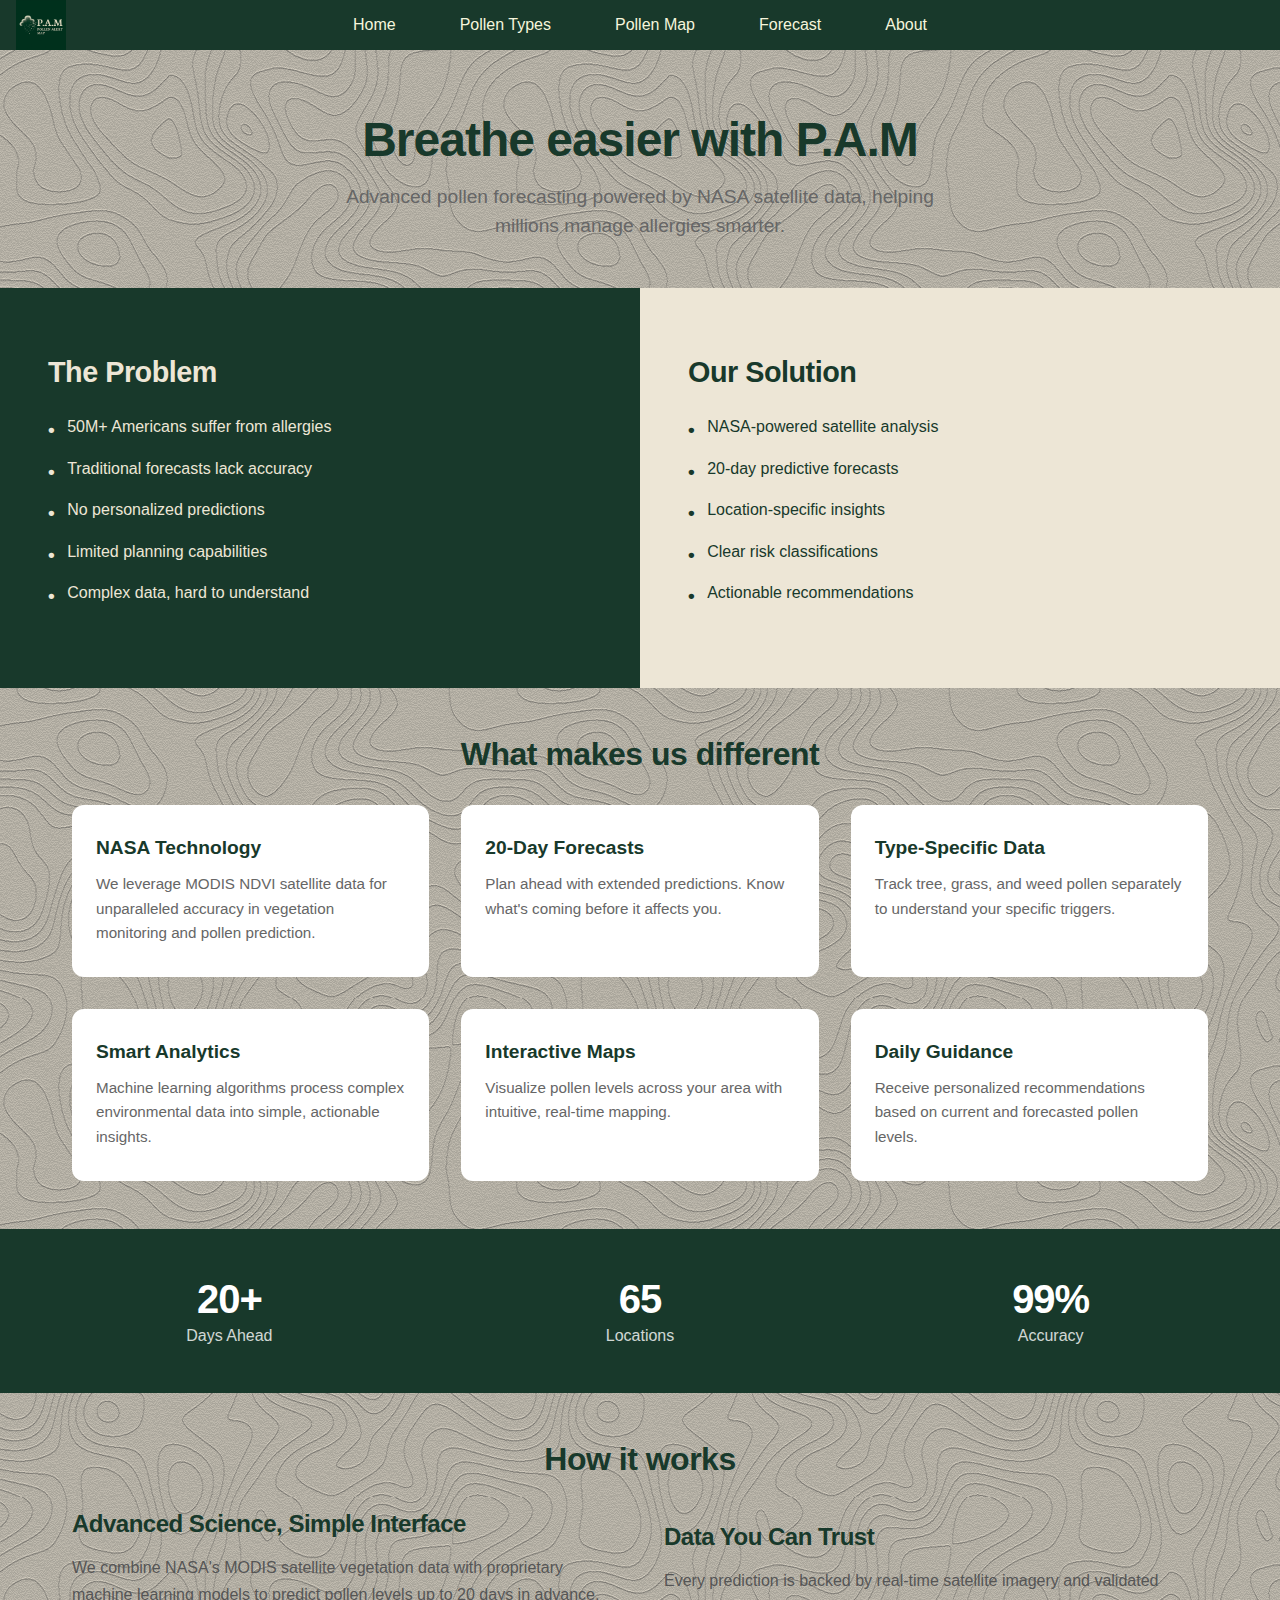
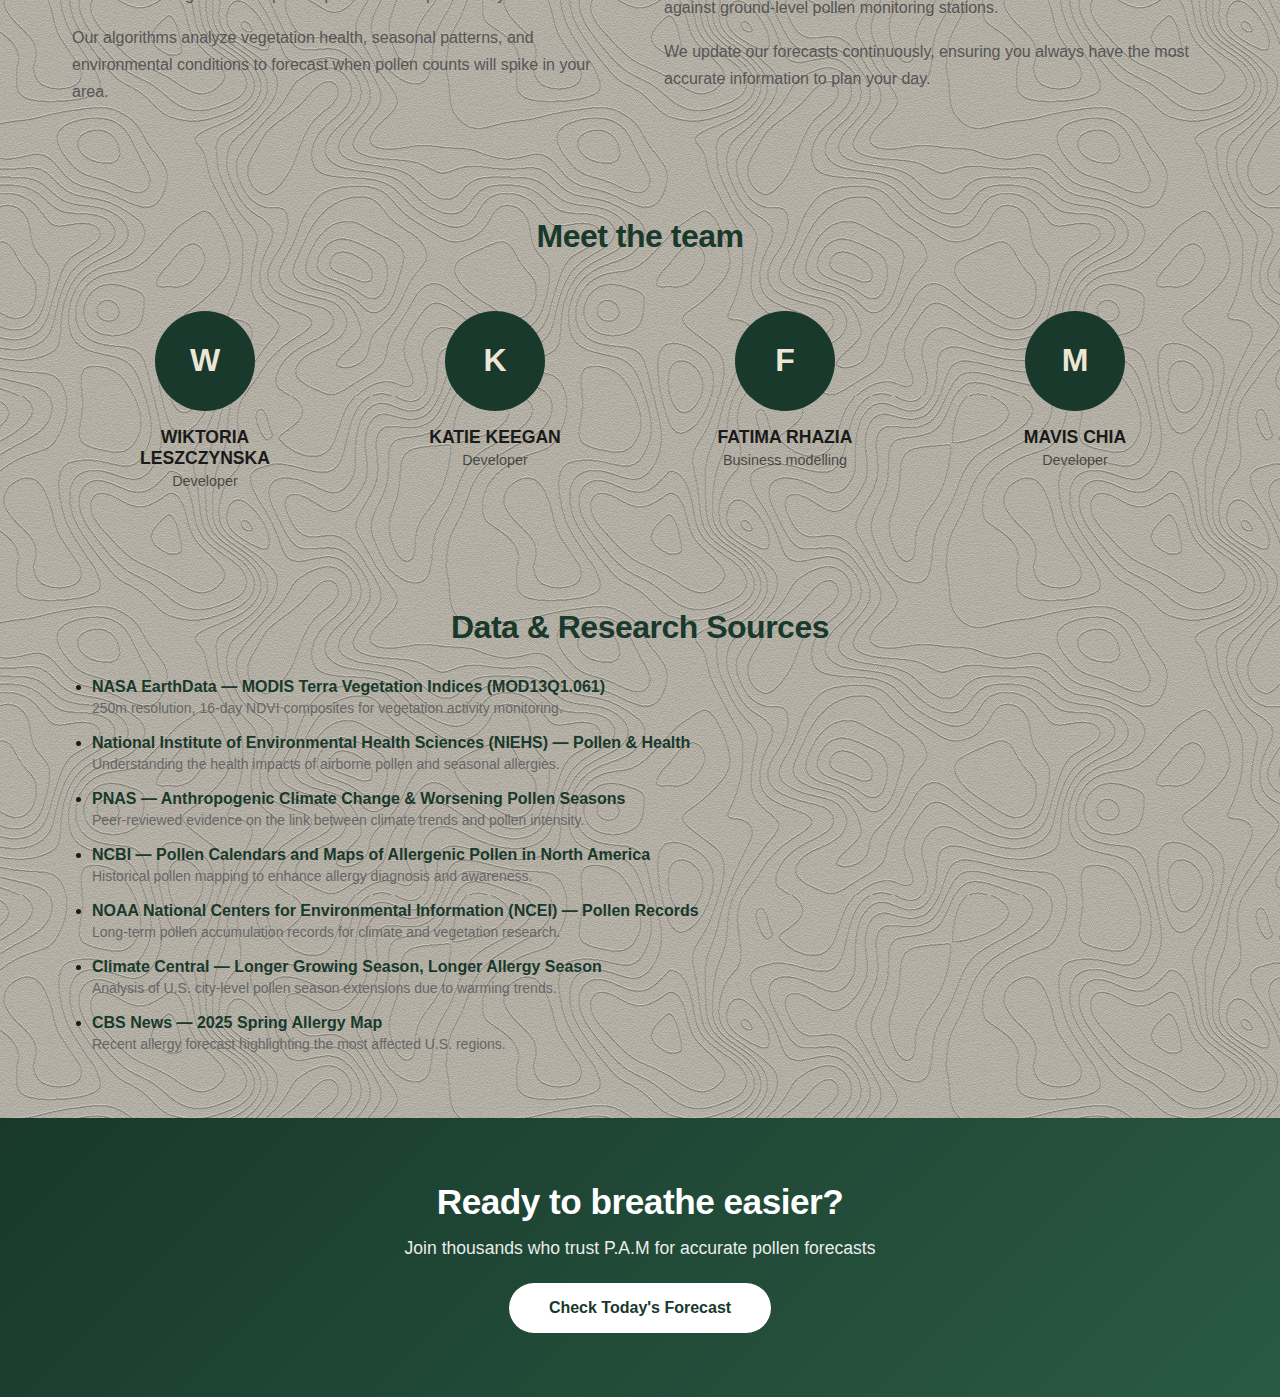
<file: html/about.html>
<!DOCTYPE html>
<html>

<head>
  <title>PAM - About</title>
  <link href="https://fonts.googleapis.com/css2?family=Inter:wght@300;400;500;600;700&display=swap" rel="stylesheet">
  <style>
    * {
      margin: 0;
      padding: 0;
      box-sizing: border-box;
    }

    body {
      font-family: 'Roboto', sans-serif;
      background-color: #EDE6D6;
      color: #1a1a1a;
      /* line-height: 1.6;
      overflow-x: hidden; */
      min-height: 100vh;
      background-image: url('../assets/cartographer (1).png');
      /* padding: 20px; */
    }

    nav {
      width: auto;
      background: #18392B;
      padding: 1rem 0;
      position: relative;
    }

    .logo {
     position: absolute;
     left: 1rem;
     top: 50%;
     transform: translateY(-50%);
     height: 50px;
     width: auto;
 }

    nav ul {
      list-style: none;
      margin: 0;
      padding: 0;
      display: flex;
      justify-content: center;
      gap: 2rem;
    }

    nav a {
      color: #F5F5DC;
      text-decoration: none;
      padding: 0.5rem 1rem;
      /* transition: background 0.3s ease; */
    }

    nav a:hover {
      background: #7A8471;
    }

    .hero {
      padding: 4rem 2rem 3rem;
      text-align: center;
      max-width: 900px;
      margin: 0 auto;
    }

    .hero h1 {
      font-size: 3rem;
      font-weight: 700;
      color: #18392B;
      margin-bottom: 1rem;
      letter-spacing: -1px;
      line-height: 1.1;
    }

    .hero p {
      font-size: 1.2rem;
      color: #666;
      font-weight: 400;
      max-width: 650px;
      margin: 0 auto;
      line-height: 1.5;
    }

    .section {
      padding: 3rem 2rem;
      max-width: 1200px;
      margin: 0 auto;
    }

    .section-small {
      padding: 2rem 2rem;
    }

    .section-title {
      font-size: 2rem;
      font-weight: 700;
      color: #18392B;
      margin-bottom: 2rem;
      letter-spacing: -0.5px;
    }

    .center {
      text-align: center;
    }

    .two-col {
      display: grid;
      grid-template-columns: 1fr 1fr;
      gap: 3rem;
      align-items: center;
    }

    .text-content h3 {
      font-size: 1.5rem;
      font-weight: 600;
      color: #18392B;
      margin-bottom: 1rem;
      letter-spacing: -0.5px;
    }

    .text-content p {
      font-size: 1rem;
      color: #555;
      margin-bottom: 1rem;
      line-height: 1.7;
    }

    .feature-grid {
      display: grid;
      grid-template-columns: repeat(auto-fit, minmax(280px, 1fr));
      gap: 2rem;
      margin-top: 2rem;
    }

    .feature-card {
      background: white;
      padding: 2rem 1.5rem;
      border-radius: 12px;
      transition: transform 0.3s ease, box-shadow 0.3s ease;
    }

    .feature-card:hover {
      transform: translateY(-5px);
      box-shadow: 0 10px 25px rgba(0, 0, 0, 0.08);
    }

    .feature-icon {
      width: 50px;
      height: 50px;
      background: #18392B;
      border-radius: 8px;
      display: flex;
      align-items: center;
      justify-content: center;
      margin-bottom: 1rem;
      color: #EDE6D6;
      font-weight: 700;
      font-size: 1.2rem;
    }

    .feature-card h4 {
      font-size: 1.2rem;
      font-weight: 600;
      color: #18392B;
      margin-bottom: 0.8rem;
    }

    .feature-card p {
      color: #666;
      font-size: 0.95rem;
      line-height: 1.6;
    }

    .stats-section {
      background: #18392B;
      padding: 3rem 2rem;
      text-align: center;
    }

    .stats-grid {
      display: grid;
      grid-template-columns: repeat(auto-fit, minmax(180px, 1fr));
      gap: 2rem;
      max-width: 1200px;
      margin: 0 auto;
    }

    .stat {
      color: white;
    }

    .stat-number {
      font-size: 2.5rem;
      font-weight: 700;
      display: block;
      margin-bottom: 0.3rem;
      letter-spacing: -1px;
    }

    .stat-label {
      font-size: 1rem;
      opacity: 0.8;
      font-weight: 400;
    }

    .dark-section {
      background: #18392B;
      color: #EDE6D6;
      padding: 3rem 2rem;
    }

    .dark-section .section-title {
      color: #EDE6D6;
    }

    .dark-section p {
      color: rgba(237, 230, 214, 0.8);
    }

    .team-grid {
      display: grid;
      grid-template-columns: repeat(auto-fit, minmax(220px, 1fr));
      gap: 1.5rem;
      margin-top: 2rem;
    }

    .team-member {
      text-align: center;
      padding: 1.5rem;
    }

    .team-avatar {
      width: 100px;
      height: 100px;
      border-radius: 50%;
      background: #18392B;
      margin: 0 auto 1rem;
      display: flex;
      align-items: center;
      justify-content: center;
      font-size: 2rem;
      color: #EDE6D6;
      font-weight: 600;
    }

    .team-member h4 {
      font-size: 1.1rem;
      font-weight: 600;
      margin-bottom: 0.3rem;
    }

    .team-member p {
      font-size: 0.9rem;
      opacity: 0.7;
    }

    .cta-section {
      padding: 4rem 2rem;
      text-align: center;
      background: linear-gradient(135deg, #18392B 0%, #2a5a43 100%);
      color: white;
    }

    .cta-section h2 {
      font-size: 2.2rem;
      font-weight: 700;
      margin-bottom: 1rem;
      letter-spacing: -0.5px;
    }

    .cta-section p {
      font-size: 1.1rem;
      margin-bottom: 1.5rem;
      opacity: 0.9;
    }

    .cta-button {
      display: inline-block;
      background: white;
      color: #18392B;
      padding: 1rem 2.5rem;
      border-radius: 50px;
      text-decoration: none;
      font-weight: 600;
      font-size: 1rem;
      transition: transform 0.3s ease, box-shadow 0.3s ease;
    }

    .cta-button:hover {
      transform: scale(1.05);
      box-shadow: 0 10px 30px rgba(255, 255, 255, 0.3);
    }

    .timeline {
      max-width: 800px;
      margin: 2rem auto 0;
    }

    .timeline-item {
      display: flex;
      gap: 2rem;
      margin-bottom: 2rem;
      padding-left: 2rem;
      border-left: 2px solid rgba(237, 230, 214, 0.3);
      position: relative;
    }

    .timeline-item::before {
      content: '';
      position: absolute;
      left: -6px;
      top: 0;
      width: 10px;
      height: 10px;
      border-radius: 50%;
      background: #EDE6D6;
    }

    .timeline-date {
      font-weight: 600;
      min-width: 100px;
      color: rgba(237, 230, 214, 0.6);
      font-size: 0.9rem;
    }

    .timeline-content {
      flex: 1;
      font-size: 0.95rem;
    }

    .split-bg {
      display: grid;
      grid-template-columns: 1fr 1fr;
      min-height: 400px;
    }

    .split-content {
      padding: 3rem 3rem;
      display: flex;
      flex-direction: column;
      justify-content: center;
    }

    .split-left {
      background: #18392B;
      color: #EDE6D6;
    }

    .split-right {
      background: #EDE6D6;
      color: #18392B;
    }

    .split-content h3 {
      font-size: 1.8rem;
      font-weight: 700;
      margin-bottom: 1.5rem;
      letter-spacing: -0.5px;
    }

    .split-content ul {
      list-style: none;
      font-size: 1rem;
      line-height: 1.8;
    }

    .split-content ul li {
      padding-left: 1.2rem;
      position: relative;
      margin-bottom: 0.8rem;
    }

    .split-content ul li::before {
      content: '•';
      position: absolute;
      left: 0;
      font-weight: 700;
      font-size: 1.2rem;
    }

    .sources-list {
      list-style-type: disc;
      padding-left: 20px;
      margin-top: 20px;
    }

    .sources-list li {
      margin-bottom: 18px;
    }

    .sources-list a {
      font-weight: 600;
      color: #18392B;
      text-decoration: none;
    }

    .sources-list a:hover {
      text-decoration: underline;
      color: #18392B;
    }

    .sources-list span {
      display: block;
      font-size: 14px;
      color: #666;
      margin-top: 4px;
    }

    @media (max-width: 968px) {
      .hero h1 {
        font-size: 3rem;
      }

      .hero p {
        font-size: 1.2rem;
      }

      .section-title {
        font-size: 2.2rem;
      }

      .two-col,
      .split-bg {
        grid-template-columns: 1fr;
        gap: 3rem;
      }

      nav ul {
        gap: 1.5rem;
      }

      .feature-grid {
        grid-template-columns: 1fr;
      }

      .stats-grid {
        grid-template-columns: repeat(2, 1fr);
      }
    }

    @media (max-width: 640px) {
      .hero {
        padding: 5rem 1rem 4rem;
      }

      .hero h1 {
        font-size: 2.5rem;
      }

      .section {
        padding: 4rem 1rem;
      }

      nav ul {
        flex-wrap: wrap;
        justify-content: center;
        gap: 1rem;
      }

      .stats-grid {
        grid-template-columns: 1fr;
      }
    }
  </style>
</head>

<body>
<nav>
    <img src="../assets/pam.png" alt="PAM Logo" class="logo">
    <ul>
        <li><a href="main.html">Home</a></li>
        <li><a href="types.html">Pollen Types</a></li>
        <li><a href="index.html">Pollen Map</a></li>
        <li><a href="ndvi.html">Forecast</a></li>
        <li><a href="about.html">About</a></li>
    </ul>
</nav>

  <div class="hero">
    <h1>Breathe easier with P.A.M</h1>
    <p>Advanced pollen forecasting powered by NASA satellite data, helping millions manage allergies smarter.</p>
  </div>

  <div class="split-bg">
    <div class="split-content split-left">
      <h3>The Problem</h3>
      <ul>
        <li>50M+ Americans suffer from allergies</li>
        <li>Traditional forecasts lack accuracy</li>
        <li>No personalized predictions</li>
        <li>Limited planning capabilities</li>
        <li>Complex data, hard to understand</li>
      </ul>
    </div>
    <div class="split-content split-right">
      <h3>Our Solution</h3>
      <ul>
        <li>NASA-powered satellite analysis</li>
        <li>20-day predictive forecasts</li>
        <li>Location-specific insights</li>
        <li>Clear risk classifications</li>
        <li>Actionable recommendations</li>
      </ul>
    </div>
  </div>

  <div class="section">
    <h2 class="section-title center">What makes us different</h2>
    <div class="feature-grid">
      <div class="feature-card">

        <h4>NASA Technology</h4>
        <p>We leverage MODIS NDVI satellite data for unparalleled accuracy in vegetation monitoring and pollen
          prediction.</p>
      </div>
      <div class="feature-card">

        <h4>20-Day Forecasts</h4>
        <p>Plan ahead with extended predictions. Know what's coming before it affects you.</p>
      </div>
      <div class="feature-card">

        <h4>Type-Specific Data</h4>
        <p>Track tree, grass, and weed pollen separately to understand your specific triggers.</p>
      </div>
      <div class="feature-card">

        <h4>Smart Analytics</h4>
        <p>Machine learning algorithms process complex environmental data into simple, actionable insights.</p>
      </div>
      <div class="feature-card">

        <h4>Interactive Maps</h4>
        <p>Visualize pollen levels across your area with intuitive, real-time mapping.</p>
      </div>
      <div class="feature-card">

        <h4>Daily Guidance</h4>
        <p>Receive personalized recommendations based on current and forecasted pollen levels.</p>
      </div>
    </div>
  </div>

  <div class="stats-section">
    <div class="stats-grid">
      <div class="stat">
        <span class="stat-number">20+</span>
        <span class="stat-label">Days Ahead</span>
      </div>
      <div class="stat">
        <span class="stat-number">65</span>
        <span class="stat-label">Locations</span>
      </div>
      <div class="stat">
        <span class="stat-number">99%</span>
        <span class="stat-label">Accuracy</span>
      </div>
    </div>
  </div>

  <div class="section">
    <h2 class="section-title center">How it works</h2>
    <div class="two-col">
      <div class="text-content">
        <h3>Advanced Science, Simple Interface</h3>
        <p>We combine NASA's MODIS satellite vegetation data with proprietary machine learning models to predict pollen
          levels up to 20 days in advance.</p>
        <p>Our algorithms analyze vegetation health, seasonal patterns, and environmental conditions to forecast when
          pollen counts will spike in your area.</p>
      </div>
      <div class="text-content">
        <h3>Data You Can Trust</h3>
        <p>Every prediction is backed by real-time satellite imagery and validated against ground-level pollen
          monitoring stations.</p>
        <p>We update our forecasts continuously, ensuring you always have the most accurate information to plan your
          day.</p>
      </div>
    </div>
  </div>


  <div class="section">
    <h2 class="section-title center">Meet the team</h2>
    <div class="team-grid">
      <div class="team-member">
        <div class="team-avatar">W</div>
        <h4>WIKTORIA LESZCZYNSKA</h4>
        <p>Developer</p>
      </div>
      <div class="team-member">
        <div class="team-avatar">K</div>
        <h4>KATIE KEEGAN</h4>
        <p>Developer</p>
      </div>
      <div class="team-member">
        <div class="team-avatar">F</div>
        <h4>FATIMA RHAZIA</h4>
        <p>Business modelling</p>
      </div>
      <div class="team-member">
        <div class="team-avatar">M</div>
        <h4>MAVIS CHIA</h4>
        <p> Developer</p>
      </div>
    </div>
  </div>

  <div class="section">
    <h2 class="section-title center">Data & Research Sources</h2>

    <div class="text-content">
      <ul class="sources-list">
        <li>
          <a href="https://appeears.earthdatacloud.nasa.gov/" target="_blank">
            NASA EarthData — MODIS Terra Vegetation Indices (MOD13Q1.061)
          </a>
          <span>250m resolution, 16-day NDVI composites for vegetation activity monitoring.</span>
        </li>

        <li>
          <a href="https://www.niehs.nih.gov/health/topics/agents/pollen" target="_blank">
            National Institute of Environmental Health Sciences (NIEHS) — Pollen & Health
          </a>
          <span>Understanding the health impacts of airborne pollen and seasonal allergies.</span>
        </li>

        <li>
          <a href="https://www.pnas.org/doi/10.1073/pnas.2100008118" target="_blank">
            PNAS — Anthropogenic Climate Change & Worsening Pollen Seasons
          </a>
          <span>Peer-reviewed evidence on the link between climate trends and pollen intensity.</span>
        </li>

        <li>
          <a href="https://www.ncbi.nlm.nih.gov/pmc/articles/PMC9041883/" target="_blank">
            NCBI — Pollen Calendars and Maps of Allergenic Pollen in North America
          </a>
          <span>Historical pollen mapping to enhance allergy diagnosis and awareness.</span>
        </li>

        <li>
          <a href="https://www.ncei.noaa.gov/products/pollen" target="_blank">
            NOAA National Centers for Environmental Information (NCEI) — Pollen Records
          </a>
          <span>Long-term pollen accumulation records for climate and vegetation research.</span>
        </li>

        <li>
          <a href="https://www.climatecentral.org/news/report-longer-growing-season-longer-allergy-season-2025"
            target="_blank">
            Climate Central — Longer Growing Season, Longer Allergy Season
          </a>
          <span>Analysis of U.S. city-level pollen season extensions due to warming trends.</span>
        </li>

        <li>
          <a href="https://www.cbsnews.com/news/allergy-map-2025-us-cities-spring-allergies/" target="_blank">
            CBS News — 2025 Spring Allergy Map
          </a>
          <span>Recent allergy forecast highlighting the most affected U.S. regions.</span>
        </li>
      </ul>
    </div>
  </div>



  <div class="cta-section">
    <h2>Ready to breathe easier?</h2>
    <p>Join thousands who trust P.A.M for accurate pollen forecasts</p>
    <a href="ndvi.html" class="cta-button">Check Today's Forecast</a>
  </div>
</body>

</html>
</file>
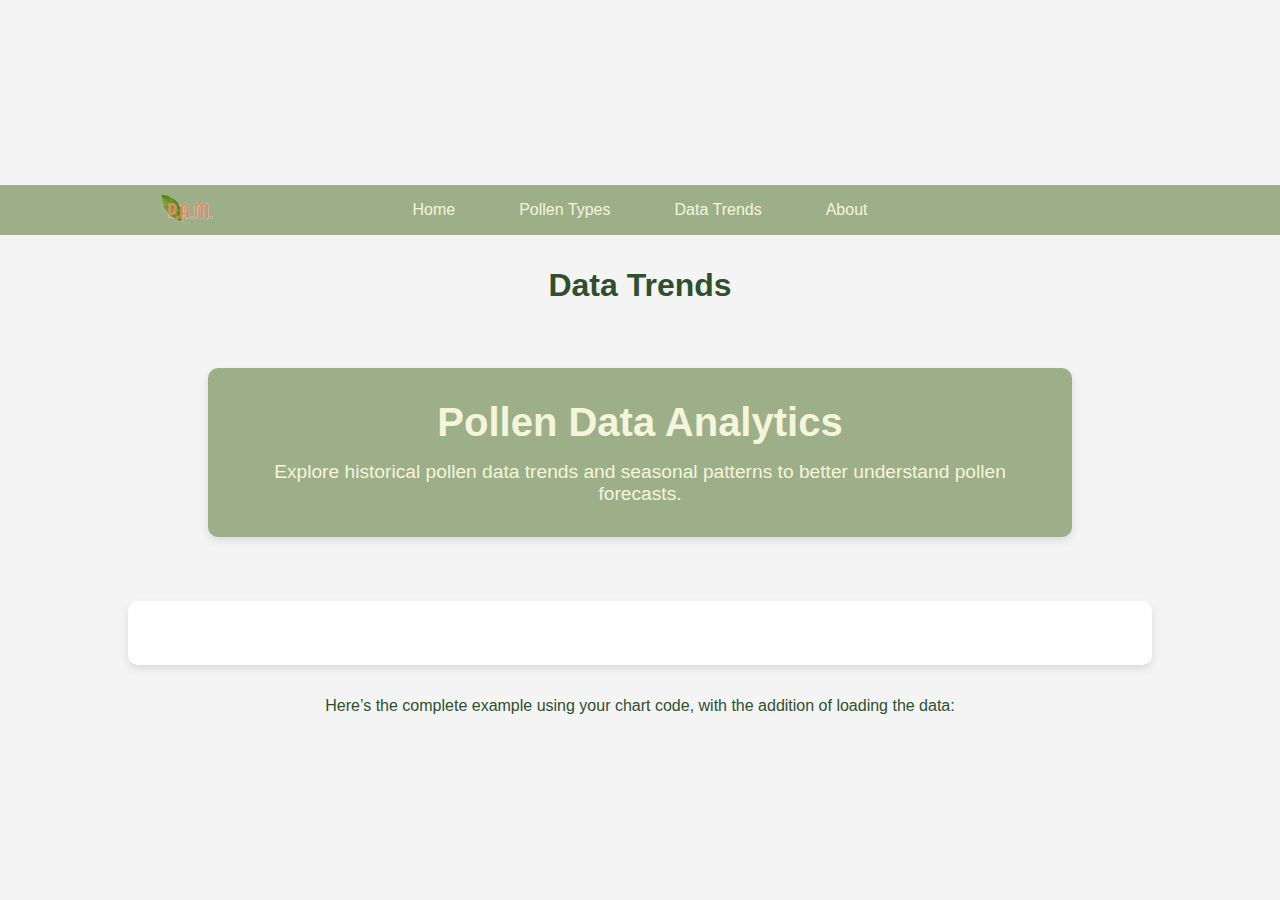
<file: html/data.html>
<!DOCTYPE html>
<html>
<head>
  <title>PAM - Data Trends</title>
  <meta name="viewport" content="width=device-width, initial-scale=1.0">
  <style>
    body {
      margin: 0;
      font-family: Arial, sans-serif;
      display: flex;
      flex-direction: column;
      align-items: center;
      background-color: #F5F5DC;
      color: #2F4F2F;
    }
    nav {
      width: 100%;
      background: #9CAF88;
      padding: 1rem 0;
      position: relative;
    }
    .logo {
      position: absolute;
      left: 1rem;
      top: 50%;
      transform: translateY(-50%);
      height: 200px;
    }
    nav ul {
      list-style: none;
      margin: 0;
      padding: 0;
      display: flex;
      justify-content: center;
      gap: 2rem;
    }
    nav a {
      color: #F5F5DC;
      text-decoration: none;
      padding: 0.5rem 1rem;
    }
    nav a:hover {
      background: #7A8471;
    }
    h1 {
      text-align: center;
      margin: 2rem 0;
      color: #2F4F2F;
    }
    .intro-panel {
      background: #9CAF88;
      color: #F5F5DC;
      padding: 2rem;
      margin: 2rem 0;
      border-radius: 10px;
      width: 80%;
      max-width: 800px;
      text-align: center;
      box-shadow: 0 4px 8px rgba(0,0,0,0.1);
      transition: all 0.3s ease;
    }
    .intro-panel:hover {
      background: #7A8471;
      transform: translateY(-5px);
      box-shadow: 0 8px 16px rgba(0,0,0,0.2);
    }
    .intro-panel h2 {
      font-size: 2.5rem;
      margin: 0 0 1rem 0;
      color: #F5F5DC;
    }
    .intro-panel p {
      font-size: 1.2rem;
      margin: 0;
    }
    .chart-container {
      width: 80%;
      max-width: 960px;
      margin: 2rem 0;
      background: white;
      padding: 2rem;
      border-radius: 10px;
      box-shadow: 0 4px 8px rgba(0,0,0,0.1);
    }
  </style>
</head>
<body>
  <nav>
    <img src="../LOGO.png" alt="PAM Logo" class="logo">
    <ul>
      <li><a href="main.html">Home</a></li>
      <li><a href="types.html">Pollen Types</a></li>
      <li><a href="data.html">Data Trends</a></li>
      <li><a href="about.html">About</a></li>
    </ul>
  </nav>
  
  <h1>Data Trends</h1>
  
  <div class="intro-panel">
    <h2>Pollen Data Analytics</h2>
    <p>Explore historical pollen data trends and seasonal patterns to better understand pollen forecasts.</p>
  </div>
  
  <div class="chart-container" id="chart-container">
    <!-- D3 chart will be injected here -->
  </div>

  <!-- D3.js Library -->
  <script src="https://d3js.org/d3.v7.min.js"></script>

 Here’s the complete example using your chart code, with the addition of loading the data:

<!DOCTYPE html>
<html lang="en">
<head>
    <meta charset="UTF-8">
    <meta name="viewport" content="width=device-width, initial-scale=1.0">
    <title>Unemployment Rate Histogram</title>
    <script src="https://d3js.org/d3.v7.min.js"></script>
    <style>
        body {
            font-family: sans-serif;
            margin: 0;
            padding: 0;
            display: flex;
            justify-content: center;
            align-items: center;
            height: 100vh;
            background-color: #f4f4f4;
        }

        svg {
            display: block;
            margin: 0 auto;
        }
    </style>
</head>
<body>

<script>
    // Function to load and process data from an external JSON file
    async function loadData() {
        const unemployment = await d3.json("unemployment.json"); // replace with your actual JSON file URL

        return unemployment.map(d => d.rate); // Assuming 'rate' is the unemployment rate in the data
    }

    // Chart code
    const chart = (unemployment) => {
        const width = 960;
        const height = 500;
        const marginTop = 20;
        const marginRight = 20;
        const marginBottom = 30;
        const marginLeft = 40;

        // Bin the data
        const bins = d3.bin()
            .thresholds(40)
            .value((d) => d)
        (unemployment);

        // Declare the x (horizontal position) scale
        const x = d3.scaleLinear()
            .domain([bins[0].x0, bins[bins.length - 1].x1])
            .range([marginLeft, width - marginRight]);

        // Declare the y (vertical position) scale
        const y = d3.scaleLinear()
            .domain([0, d3.max(bins, (d) => d.length)])
            .range([height - marginBottom, marginTop]);

        // Create the SVG container
        const svg = d3.create("svg")
            .attr("width", width)
            .attr("height", height)
            .attr("viewBox", [0, 0, width, height])
            .attr("style", "max-width: 100%; height: auto;");

        // Add a rect for each bin
        svg.append("g")
            .attr("fill", "steelblue")
        .selectAll()
        .data(bins)
        .join("rect")
            .attr("x", (d) => x(d.x0) + 1)
            .attr("width", (d) => x(d.x1) - x(d.x0) - 1)
            .attr("y", (d) => y(d.length))
            .attr("height", (d) => y(0) - y(d.length));

        // Add the x-axis and label
        svg.append("g")
            .attr("transform", `translate(0,${height - marginBottom})`)
            .call(d3.axisBottom(x).ticks(width / 80).tickSizeOuter(0))
            .call((g) => g.append("text")
                .attr("x", width)
                .attr("y", marginBottom - 4)
                .attr("fill", "currentColor")
                .attr("text-anchor", "end")
                .text("Unemployment rate (%) →"));

        // Add the y-axis and label, and remove the domain line
        svg.append("g")
            .attr("transform", `translate(${marginLeft},0)`)
            .call(d3.axisLeft(y).ticks(height / 40))
            .call((g) => g.select(".domain").remove())
            .call((g) => g.append("text")
                .attr("x", -marginLeft)
                .attr("y", 10)
                .attr("fill", "currentColor")
                .attr("text-anchor", "start")
                .text("↑ Frequency (no. of counties)"));

        // Return the SVG element
        return svg.node();
    };

    // Load data and create chart
    loadData().then(unemployment => {
        const chartNode = chart(unemployment); // Generate the chart with the data
        document.body.appendChild(chartNode);  // Append the chart to the body
    });
</script>
</body>
</html>
</file>
